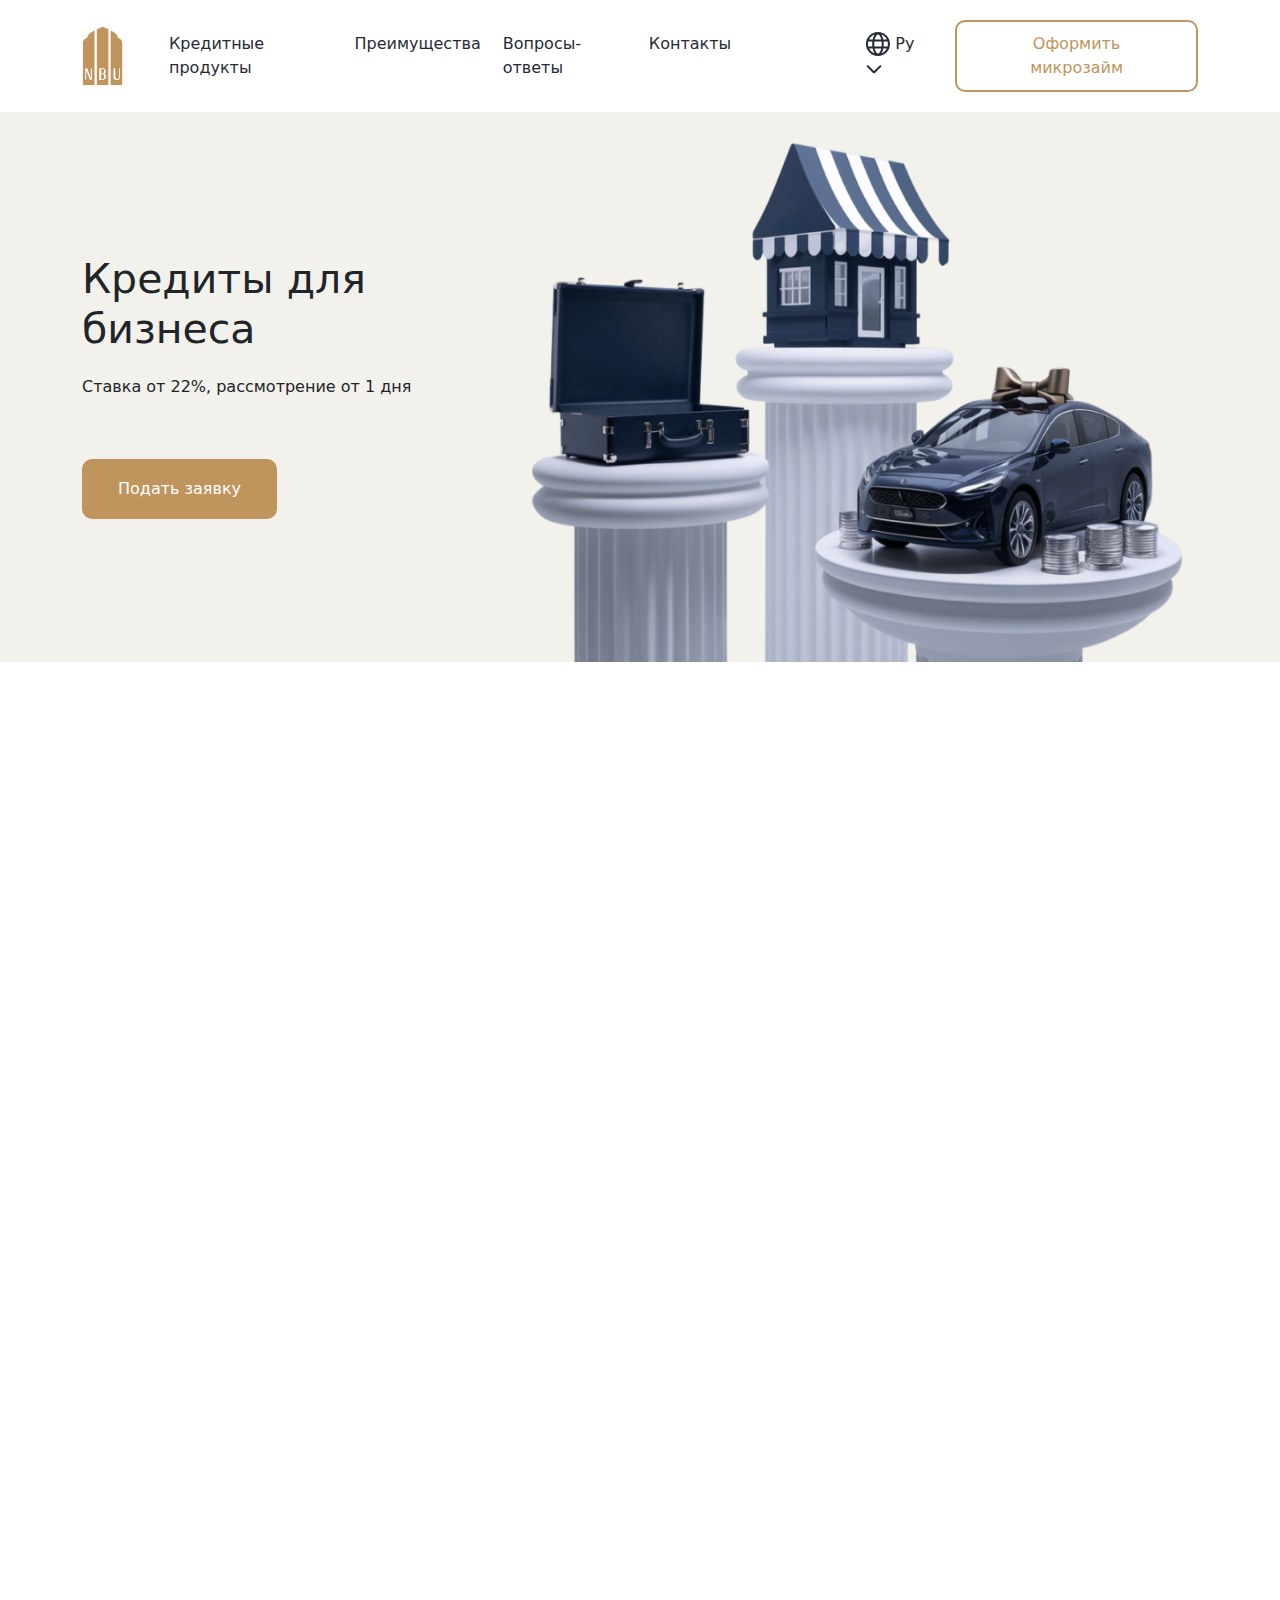
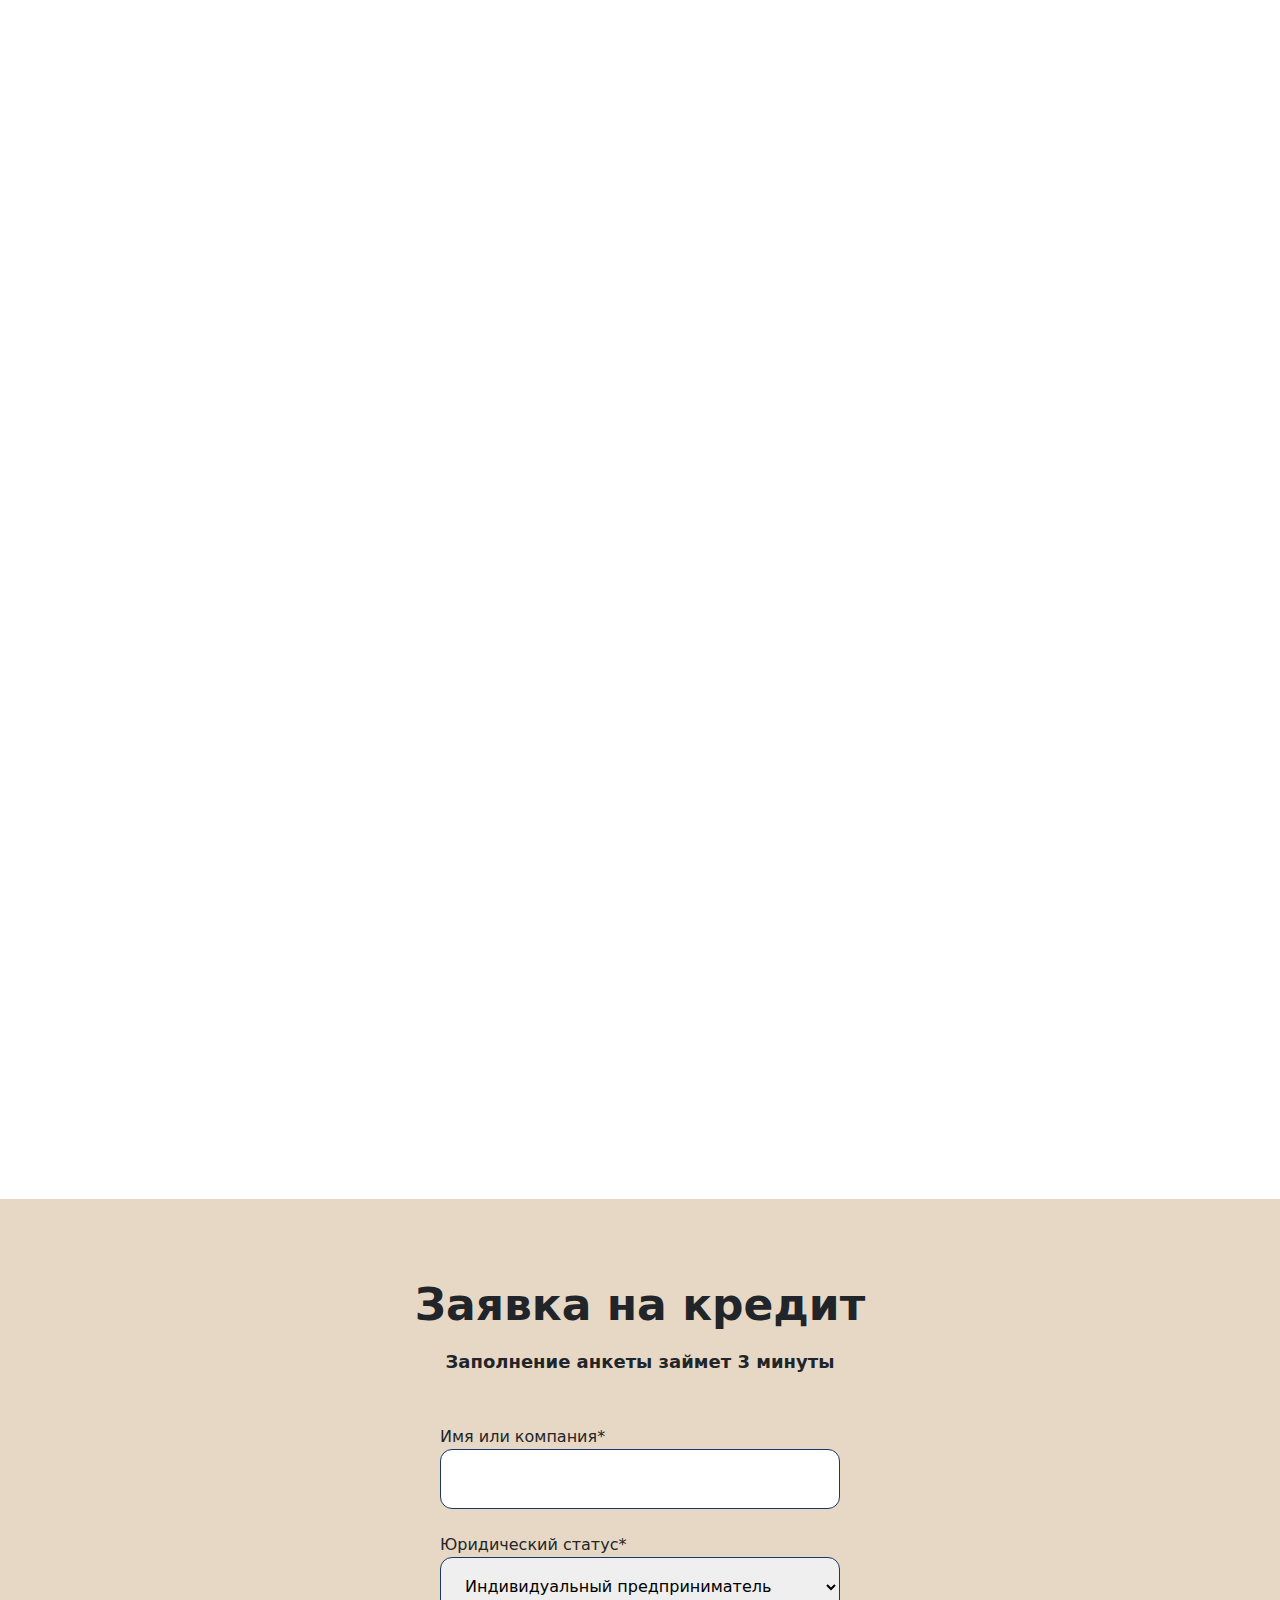
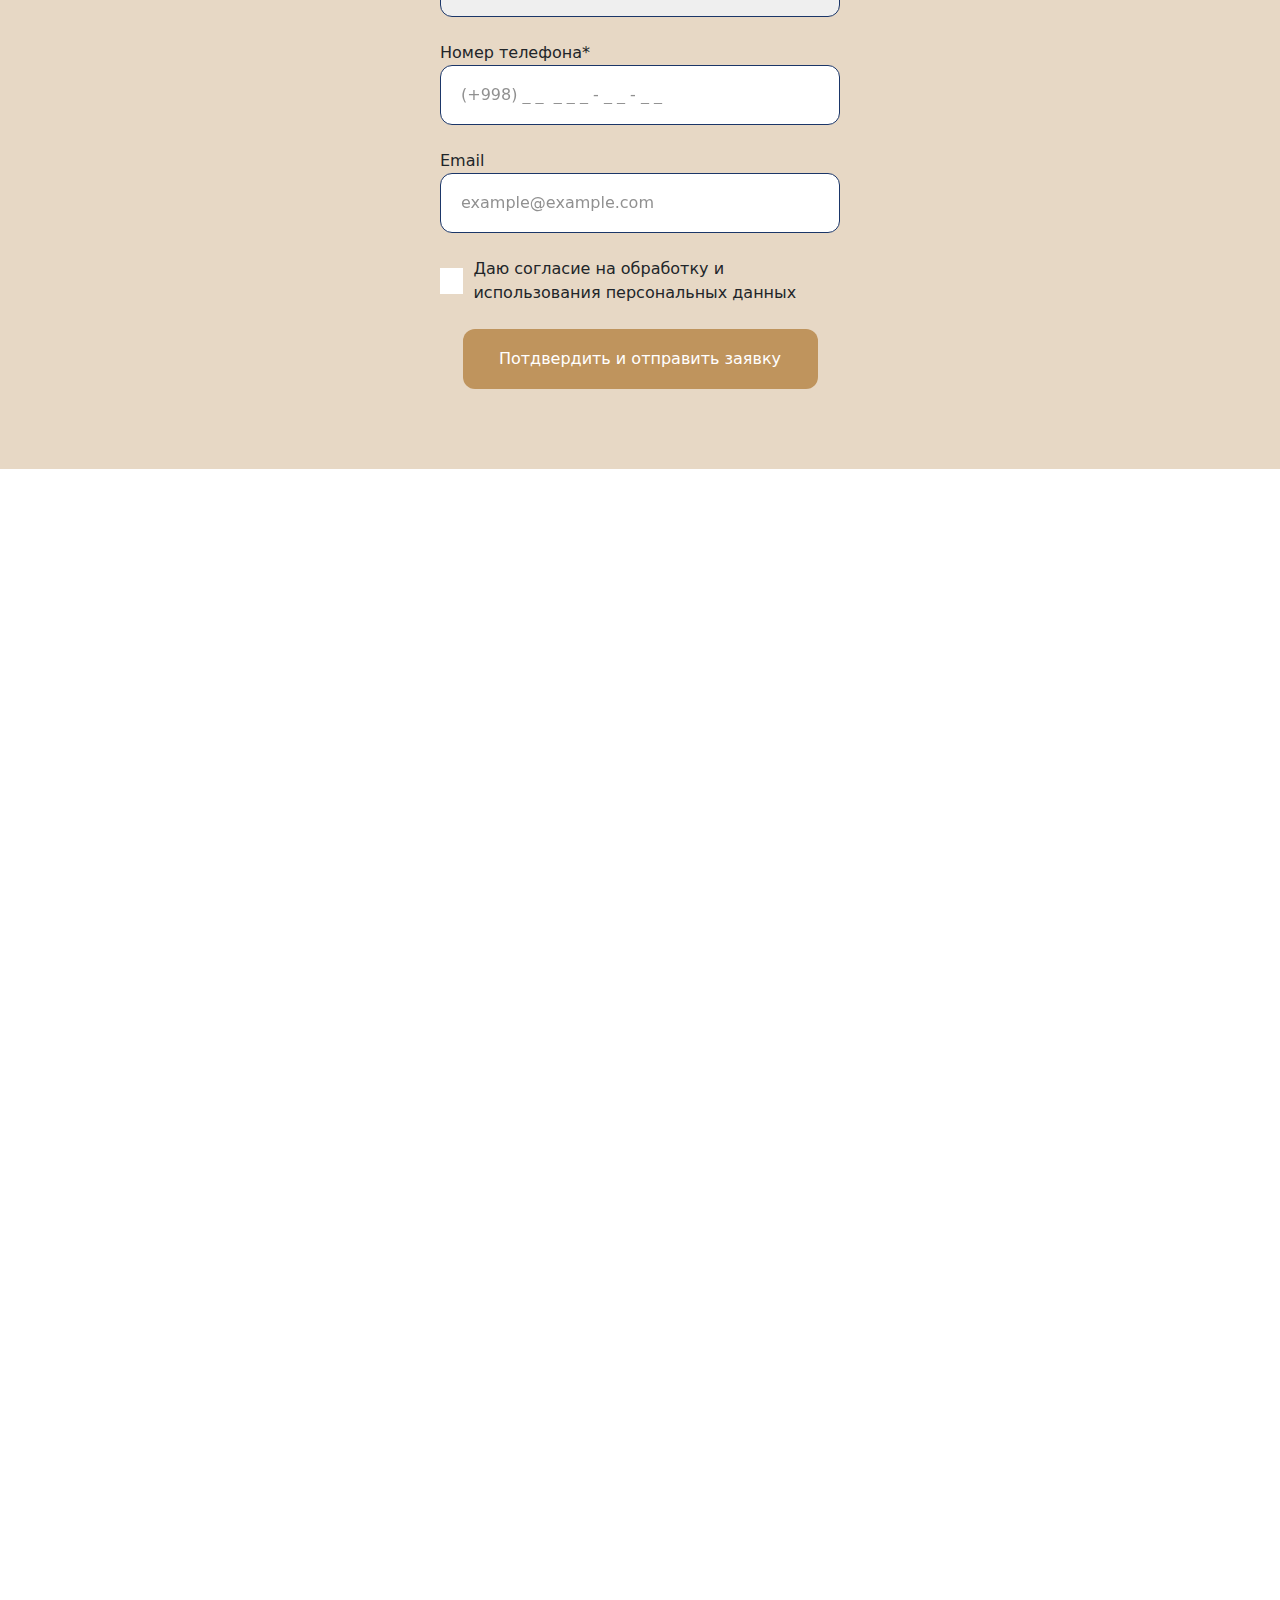
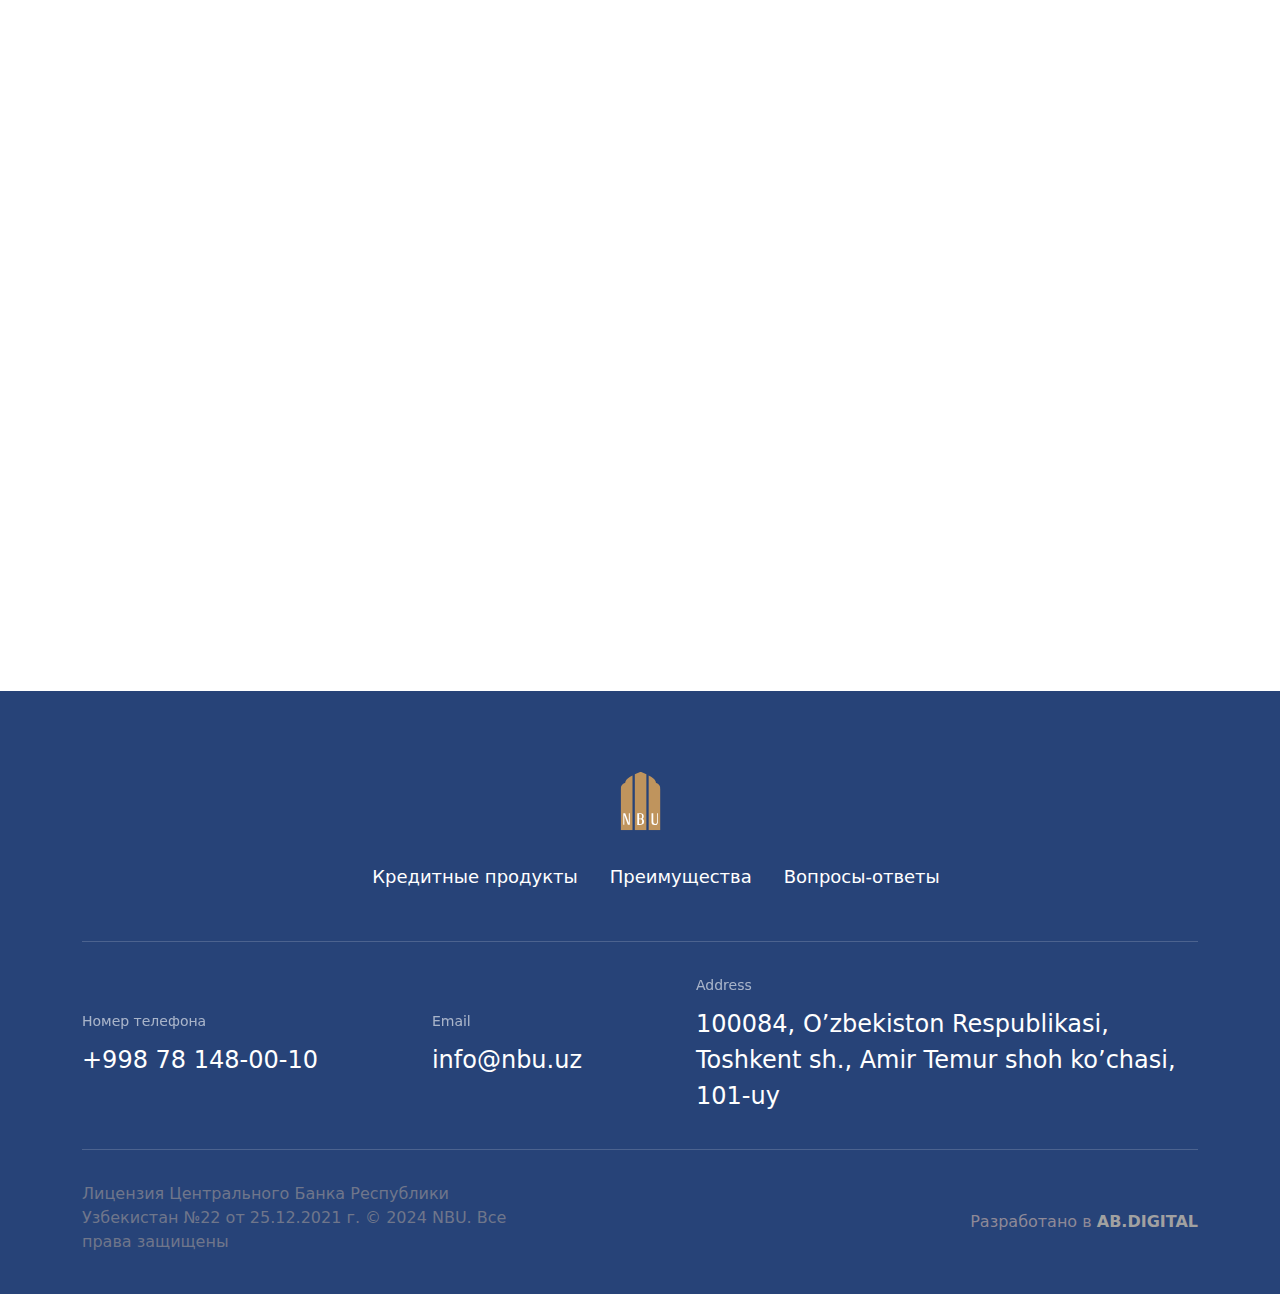
<file: index.html>
<!DOCTYPE html>
<html lang="en">
  <head>
    <meta charset="utf-8" />
    <meta name="viewport" content="width=device-width, initial-scale=1" />
    <title>NBU</title>
    <link rel="stylesheet" href="./css/style.css" />
    <link rel="stylesheet" href="./css/bootstrap.min.css" />
    <link
      rel="stylesheet"
      href="https://cdnjs.cloudflare.com/ajax/libs/font-awesome/6.5.2/css/all.min.css"
      integrity="sha512-SnH5WK+bZxgPHs44uWIX+LLJAJ9/2PkPKZ5QiAj6Ta86w+fsb2TkcmfRyVX3pBnMFcV7oQPJkl9QevSCWr3W6A=="
      crossorigin="anonymous"
      referrerpolicy="no-referrer"
    />
    <!-- checkbox -->
    <link
      rel="stylesheet"
      href="https://cdnjs.cloudflare.com/ajax/libs/font-awesome/6.6.0/css/all.min.css"
    />
    <!-- AOS -->

    <link rel="stylesheet" href="https://unpkg.com/aos@next/dist/aos.css" />
  </head>
  <body>
    <header class="site-header">
      <div class="container">
        <div class="header">
          <!-- <div class="header-folder"> -->
          <a class="header-link" href="">
            <img class="header-img" src="./images/NBU Logo.svg" alt="" />
          </a>
          <!-- </div> -->
          <div class="navbar-wrap">
            <nav class="header-navbar">
              <ul class="navbar-list mt-3 p-0">
                <li class="navbar-item">
                  <a href="#" class="navbar-link text-decoration-none"
                    >Кредитные продукты</a
                  >
                </li>
                <li class="navbar-item">
                  <a href="#" class="navbar-link text-decoration-none"
                    >Преимущества</a
                  >
                </li>
                <li class="navbar-item">
                  <a href="#" class="navbar-link text-decoration-none"
                    >Вопросы-ответы</a
                  >
                </li>
                <li class="navbar-item">
                  <a href="#" class="navbar-link text-decoration-none"
                    >Контакты</a
                  >
                </li>
              </ul>

              <ul class="language-list m-0 p-0">
                <li class="language-item">
                  <svg
                    class="world-icon"
                    width="24"
                    height="24"
                    viewBox="0 0 24 24"
                    fill="none"
                    xmlns="http://www.w3.org/2000/svg"
                  >
                    <path
                      fill-rule="evenodd"
                      clip-rule="evenodd"
                      d="M12 0C5.4 0 0 5.4 0 12C0 18.6 5.4 24 12 24C18.6 24 24 18.6 24 12C24 5.4 18.6 0 12 0ZM12 21.5C10.8 21.5 9.4 19.5 8.7 16.5H15.3C14.6 19.5 13.2 21.5 12 21.5ZM8.4 14.5C8.2 12.8 8.2 11.2 8.4 9.5H15.6C15.8 11.2 15.8 12.8 15.6 14.5H8.4ZM2 12C2 11.2 2.1 10.3 2.3 9.5H6.3C6.2 10.3 6.2 11.1 6.2 12C6.2 12.9 6.3 13.7 6.3 14.5H2.3C2.1 13.7 2 12.8 2 12ZM12 2.5C13.2 2.5 14.6 4.5 15.3 7.5H8.7C9.4 4.5 10.8 2.5 12 2.5ZM17.6 9.5H21.6C22 11.1 22 12.9 21.6 14.5H17.6C17.7 13.7 17.7 12.9 17.7 12C17.7 11.1 17.7 10.3 17.6 9.5ZM20.9 7.5H17.3C17 5.8 16.3 4.1 15.4 2.6C17.8 3.5 19.8 5.2 20.9 7.5ZM8.6 2.6C7.6 4.1 7 5.8 6.7 7.5H3.1C4.2 5.2 6.2 3.5 8.6 2.6ZM3.1 16.5H6.7C7 18.2 7.7 19.9 8.6 21.4C6.2 20.5 4.2 18.8 3.1 16.5ZM15.4 21.4C16.4 19.9 17 18.3 17.3 16.5H20.9C19.8 18.8 17.8 20.5 15.4 21.4Z"
                      id="sss"
                      fill="#262A38"
                    />
                  </svg>
                  <a class="language-text" href="#">Ру</a>

                  <svg
                    class="down-icon"
                    width="16"
                    height="10"
                    viewBox="0 0 16 10"
                    fill="none"
                    xmlns="http://www.w3.org/2000/svg"
                  >
                    <g clip-path="url(#clip0_2540_182)">
                      <path
                        d="M7.29289 9.20711C7.68342 9.59763 8.31658 9.59763 8.70711 9.20711L15.0711 2.84315C15.4616 2.45262 15.4616 1.81946 15.0711 1.42893C14.6805 1.03841 14.0474 1.03841 13.6569 1.42893L8 7.08579L2.34315 1.42893C1.95262 1.03841 1.31946 1.03841 0.928932 1.42893C0.538408 1.81946 0.538408 2.45262 0.928932 2.84315L7.29289 9.20711ZM7 7.5V8.5H9V7.5H7Z"
                        id="sss"
                        fill="#262A38"
                      />
                    </g>
                    <defs>
                      <clipPath id="clip0_2540_182">
                        <rect
                          width="16"
                          height="9"
                          fill="white"
                          transform="translate(0 0.5)"
                        />
                      </clipPath>
                    </defs>
                  </svg>

                  <div class="popap-wrap">
                    <a href="#" class="popap-link">O`zbekcha</a>
                    <a href="#" class="popap-link">English</a>
                  </div>
                </li>
              </ul>

              <button class="navbar-button">
                <a class="button-link text-decoration-none" href="#"
                  >Оформить микрозайм</a
                >
              </button>
            </nav>
          </div>
          <button class="header__hamburger-btn" type="button">
            <img
              class="hamburger-img"
              src="./images/burger.svg"
              alt="hamburger-logo"
              width="30"
              height="20"
            />
            <img
              class="close-img"
              src="./images/close-burger-img.svg"
              alt="close-logo"
            />
          </button>
        </div>
      </div>
    </header>

    <main class="site-title">
      <section class="business-section">
        <div class="container">
          <div class="business">
            <div class="business-content">
              <h2 class="business-title">Кредиты для бизнеса</h2>
              <p class="business-text">Ставка от 22%, рассмотрение от 1 дня</p>
              <button class="business-button">
                <a class="business-link text-decoration-none" href="#"
                  >Подать заявку</a
                >
              </button>
            </div>
            <div class="business-wrap">
              <img
                class="business-img"
                src="./images/business/cars-img.png"
                alt=""
                width="700"
                height="550"
              />
            </div>
          </div>
        </div>
      </section>

      <section class="advantages-section container" data-aos="fade-left">
        <!-- containerni ochirish kerak -->
        <!-- <div class="container"> -->
        <div class="advantages">
          <h1 class="advantages-title">Преимущества для заемщика</h1>
          <div class="advantages-folder">
            <div class="advantages-img-wrap">
              <img
                class="advantages-img"
                src="./images/advantages/calculation.png"
                alt=""
                height="400"
              />
            </div>
            <div class="advantages-wrap">
              <div class="advantages-group">
                <div class="left-wrap">
                  <img src="./images/advantages/percentage.svg" alt="" />
                </div>

                <div class="right-wrap">
                  <strong class="strong-text">От 22%</strong>
                  <p class="text">выгодная ставка</p>
                </div>
              </div>

              <div class="advantages-group">
                <div class="left-wrap">
                  <img src="./images/advantages/deadline.svg" alt="" />
                </div>

                <div class="right-wrap">
                  <strong class="strong-text">От 1 дня</strong>
                  <p class="text">быстрое оформление кредита</p>
                </div>
              </div>

              <div class="advantages-group">
                <div class="left-wrap">
                  <img src="./images/advantages/security.svg" alt="" />
                </div>

                <div class="right-wrap">
                  <strong class="strong-text">Без скрытых комиссий</strong>
                  <p class="text">прозрачные условия</p>
                </div>
              </div>

              <div class="advantages-group">
                <div class="left-wrap">
                  <img src="./images/advantages/money.svg" alt="" />
                </div>

                <div class="right-wrap">
                  <strong class="strong-text">Беззалоговый кредит</strong>
                  <p class="text">без обеспечения</p>
                </div>
              </div>
            </div>
          </div>
        </div>
        <!-- </div> -->
      </section>

      <section class="products-section" data-aos="fade-right">
        <div class="container">
          <div class="products">
            <h1 class="products-title">Кредитные продукты</h1>
            <div class="products-folder">
              <div class="products-wrap">
                <h3 class="products-next-title">Беззалоговый кредит</h3>
                <p class="products-text">Быстрый кредит для нужд предприятия</p>
                <div class="products-list-wrap">
                  <ul class="products-list">
                    <li class="products-list-item">
                      <p class="products-list-text">Сумма</p>
                      <strong class="products-strong">до 500 млн.сум</strong>
                    </li>
                    <li class="products-list-item">
                      <p class="products-list-text">Срок</p>
                      <strong class="products-strong">до 1 года</strong>
                    </li>
                    <li class="products-list-item">
                      <p class="products-list-text">Ставка</p>
                      <strong class="products-strong">22% годовых</strong>
                    </li>
                    <li class="products-list-item">
                      <p class="products-list-text">Срок рассмотрения</p>
                      <strong class="products-strong">от 1 дня</strong>
                    </li>
                  </ul>
                </div>
                <div class="button-wrapper">
                  <a class="products-link" href="#">Получить кредит</a>
                </div>
              </div>

              <!-- Right list wrap -->

              <div class="products-wrap">
                <h3 class="products-next-title">Залоговый кредит</h3>
                <div class="products-list-wrap">
                  <ul class="products-list">
                    <li class="products-list-item">
                      <p class="products-list-text">Сумма</p>
                      <strong class="products-strong">до 2 млрд.сум</strong>
                    </li>
                    <li class="products-list-item">
                      <p class="products-list-text">Срок</p>
                      <strong class="products-strong">до 5 лет</strong>
                    </li>
                    <li class="products-list-item">
                      <p class="products-list-text">Ставка</p>
                      <strong class="products-strong">от 23% годовых</strong>
                    </li>
                    <li class="products-list-item">
                      <p class="products-list-text">Срок рассмотрения</p>
                      <strong class="products-strong">от 3 дней</strong>
                    </li>
                  </ul>
                </div>
                <div class="button-wrapper">
                  <a class="products-link" href="#">Получить кредит</a>
                </div>
              </div>
            </div>
          </div>
        </div>
      </section>

      <section class="working-section" data-aos="fade-left">
        <div class="container">
          <div class="working">
            <h2 class="working-title">Как это работает?</h2>

            <ul class="working-list">
              <li class="working-item">
                <img
                  class="working-img"
                  src="images/working/1_icon.svg"
                  alt="1"
                />
                <br />
                <strong class="working-strong">Заполнение анкеты</strong>
                <p class="working-text m-0">
                  Оформите зявку на кредит прямо на сайте
                </p>
                <img
                  class="working-info-img"
                  src="./images/working/0!.svg"
                  alt=""
                />
              </li>
              <li class="working-item">
                <img
                  class="working-img"
                  src="images/working/2_icon.svg"
                  alt="1"
                />
                <br />
                <strong class="working-strong">Ожидание звонка</strong>
                <p class="working-text m-0">
                  Наш менеджер свяжется с вами для консультации по кредитам и
                  уточнения списка необходимых документов
                </p>
                <img
                  class="working-second-img"
                  src="./images/working/0!.svg"
                  alt=""
                />
              </li>
              <li class="working-item">
                <img
                  class="working-img"
                  src="images/working/3_icon.svg"
                  alt="1"
                />
                <br />
                <strong class="working-strong">Передача документов</strong>
                <p class="working-text m-0">
                  Доступно онлайн — просто и оперативно
                </p>
                <img
                  class="working-third-img"
                  src="./images/working/0!.svg"
                  alt=""
                />
              </li>
            </ul>
          </div>
        </div>
      </section>

      <section class="application-section">
        <!-- data-aos="fade-right"-->
        <div class="container">
          <div class="application">
            <form
              id="app-table"
              class="application-table"
              action="https://echo.htmlacademy.ru"
              method="post"
            >
              <h2 class="application-title mb-0">Заявка на кредит</h2>
              <p class="application-text">Заполнение анкеты займет 3 минуты</p>
              <div class="form-wrap">
                <label for="">Имя или компания*</label> <br />
                <input class="input" type="text" required autocomplete="off" />
              </div>
              <div class="form-wrap">
                <label for="">Юридический статус*</label> <br />
                <select name="Status" id="status" required autocomplete="off">
                  <option class="option" value="">
                    Индивидуальный предприниматель
                  </option>
                  <option class="option" value="">Юридическое лицо</option>
                </select>
              </div>
              <div class="form-wrap">
                <label for="">Номер телефона*</label> <br />
                <input
                  class="input"
                  type="text"
                  placeholder="(+998) _ _  _ _ _ - _ _ - _ _"
                  required
                  autocomplete="off"
                />
              </div>
              <div class="form-wrap">
                <label for="">Email</label> <br />
                <input
                  class="input"
                  type="text"
                  placeholder="example@example.com"
                  required
                  autocomplete="off"
                />
              </div>
              <div class="form-wrap error-wrap">
                <p class="error-text">Некоторые поля заполнены неверно</p>
              </div>

              <!-- checkbox  -->

              <div class="checkbox">
                <input
                  class="checkbox-input"
                  type="checkbox"
                  id="check"
                  required
                />
                <label class="checkbox-label" for="check"
                  >Даю согласие на обработку и использования персональных данных
                </label>
              </div>

              <div class="button">
                <input
                  id="app-submit-btn"
                  class="submit-button"
                  type="submit"
                  value="Потдвердить и отправить заявку"
                />
              </div>
            </form>

            <form
              id="otp-table"
              class="application-table hidden"
              action="https://echo.htmlacademy.ru"
              method="post"
            >
              <div class="next-form">
                <h3 class="next-title">Подтверждение номера телефона</h3>
                <p class="next-text">
                  Код подтверждения отправлен Вам по смс на номер ***###
                </p>
              </div>

              <div class="next-wrap">
                <label for="">Код подтверждения</label> <br />
                <input
                  class="next-input"
                  placeholder="__ __ __ __"
                  type="text"
                  required
                  autocomplete="off"
                />
                <div class="incorrectly-password">
                  <p class="incorrectly-text">Код введен неверно</p>
                </div>
                <p>Выслать код подтверждения еще раз</p>
              </div>

              <div class="button">
                <img
                  id="back-img"
                  src="./images/application/back-img.svg"
                  alt=""
                />
                <input
                  id="back-button"
                  class="button-back"
                  type="button"
                  value="Назад"
                />
                <input
                  id="otp-submit-btn"
                  class="done-button"
                  type="submit"
                  value="Потдвердить и отправить заявку"
                />
              </div>
            </form>

            <div class="done-wrap hidden" id="success-modal">
              <h3 class="done-title">Ваша заявка принята!</h3>
              <p class="done-text">
                Спасибо, Ваш номер подтвержден. <br />
                Наш менеджер свяжется с вами для консультации по <br />
                кредитам и уточнить список необходимых документов
              </p>
            </div>
          </div>
        </div>
      </section>

      <section class="faq-section" data-aos="fade-left">
        <div class="container">
          <div class="faq">
            <h2 class="faq-title">Ваши вопросы — наши ответы</h2>

            <div class="faq-folder">
              <div class="faq-wrap active">
                <button class="faq-button">
                  Какие документы требуются для получения кредита?
                  <i class="fa-solid fa-chevron-down"></i>
                </button>
                <div class="pannel">
                  <p class="faq-text mb-1">
                    - Паспорта учредителей, директора, главного бухгалтера;
                  </p>
                  <p class="faq-text mb-1">- Приказ о назначении директора;</p>
                  <p class="faq-text mb-1">- Гувохнома (Сертификат);</p>
                  <p class="faq-text mb-1">- Решение учредителей;</p>
                  <p class="faq-text mb-1">- Лицензии;</p>
                  <p class="faq-text mb-1">- Кадастр/тех паспорт залога;</p>
                  <p class="faq-text mb-1">- Фотографии залога;</p>
                  <p class="faq-text mb-1">- Договор с поставщиком;</p>
                  <p class="faq-text mb-1">
                    - Копия арендного соглашения/свидительство <br />праве
                    собственности на помещение, в котором ведется бизнес;
                  </p>
                  <p class="faq-inner-text mb-0 mt-4">
                    Настоящий перечень не является исчерпывающим для
                    рассмотрения вопроса кредитования, и сотрудники Банка могут
                    запросить другую информацию и документы, касающиеся
                    рассматриваемого проекта
                  </p>
                </div>
              </div>

              <div class="faq-wrap">
                <button class="faq-button">
                  Какой срок рассмотрения заявки?
                  <i class="fa-solid fa-chevron-down"></i>
                </button>
                <div class="pannel">
                  <p>
                    Lorem, ipsum dolor sit amet consectetur adipisicing elit.
                    Porro, voluptate.
                  </p>
                </div>
              </div>

              <div class="faq-wrap">
                <button class="faq-button">
                  Какие виды обеспечения принимаются для кредита?
                  <i class="fa-solid fa-chevron-down"></i>
                </button>
                <div class="pannel">
                  <p>
                    Lorem, ipsum dolor sit amet consectetur adipisicing elit.
                    Porro, voluptate.
                  </p>
                </div>
              </div>

              <div class="faq-wrap">
                <button class="faq-button">
                  Каковы условия досрочного погашения кредита?
                  <i class="fa-solid fa-chevron-down"></i>
                </button>
                <div class="pannel">
                  <p>
                    Lorem, ipsum dolor sit amet consectetur adipisicing elit.
                    Porro, voluptate.
                  </p>
                </div>
              </div>

              <div class="faq-wrap">
                <button class="faq-button">
                  Какова вероятность получения кредита при отсутствии истории
                  бизнеса?
                  <i class="fa-solid fa-chevron-down"></i>
                </button>
                <div class="pannel">
                  <p>
                    Lorem, ipsum dolor sit amet consectetur adipisicing elit.
                    Porro, voluptate.
                  </p>
                </div>
              </div>

              <div class="faq-wrap">
                <button class="faq-button">
                  Какие могут быть скрытые расходы или дополнительные условия?
                  <i class="fa-solid fa-chevron-down"></i>
                </button>
                <div class="pannel">
                  <p>
                    Lorem, ipsum dolor sit amet consectetur adipisicing elit.
                    Porro, voluptate.
                  </p>
                </div>
              </div>
            </div>

            <!-- FAQ  inner wrap  -->

            <div class="faq-inner-wrap">
              <h3 class="faq-inner-title">Не нашли ответ на свой вопрос?</h3>
              <p class="faq-inner-text">Свяжитесь с нами по номеру телефону</p>
              <a href="tel:+998 78 148-00-10">+998 78 148-00-10</a>
              <span>Понедельник-пятница: с 9:00 до 18:00. </span>
            </div>
          </div>
        </div>
      </section>
    </main>

    <footer class="site-footer">
      <div class="container">
        <div class="footer">
          <img src="./images/NBU Logo.svg" alt="" />
          <ul class="footer-list">
            <li class="footer-item">
              <a href="" class="footer-link text-decoration-none"
                >Кредитные продукты</a
              >
            </li>
            <li class="footer-item">
              <a href="" class="footer-link text-decoration-none"
                >Преимущества</a
              >
            </li>
            <li class="footer-item">
              <a href="" class="footer-link text-decoration-none"
                >Вопросы-ответы</a
              >
            </li>
          </ul>

          <ul class="inner-list mb-0 ps-0">
            <li class="inner-item">
              <span class="inner-text">Номер телефона</span>
              <a
                href="tel:+998 78 148-00-10"
                class="inner-link text-decoration-none"
                >+998 78 148-00-10</a
              >
            </li>
            <li class="inner-item">
              <span class="inner-text">Email</span>
              <a
                href="mailto:info@nbu.uz"
                class="inner-link text-decoration-none"
                >info@nbu.uz</a
              >
            </li>
            <li class="inner-item inner-item--width">
              <span class="inner-text">Address</span>
              <a href="#" class="inner-link text-decoration-none"
                >100084, O’zbekiston Respublikasi, Toshkent sh., Amir Temur shoh
                ko’chasi, 101-uy</a
              >
            </li>
          </ul>
        </div>
        <div class="footer-wrap">
          <strong class="footer-strong"
            >Лицензия Центрального Банка Республики Узбекистан №22 от 25.12.2021
            г. © 2024 NBU. Все права защищены</strong
          >
          <span>Разработано в <strong>AB.DIGITAL</strong></span>
        </div>
      </div>
    </footer>

    <!-- jQuery cdn link -->
    <!-- <script src="https://cdnjs.cloudflare.com/ajax/libs/jquery/3.7.1/jquery.min.js"></script> -->

    <!-- Bootstrap link -->
    <script src="./js/bootstrap.bundle.min.js"></script>
    <!-- AOS js -->
    <script src="https://unpkg.com/aos@next/dist/aos.js"></script>
    <script>
      AOS.init({
        offset: 400,
        duration: 1000
      });
    </script>
    <!-- Js link -->
    <script src="./js/main.js"></script>
  </body>
</html>
</file>
<file: css/style.css>
.visually-hidden {
  position: absolute;
  width: 1px;
  height: 1px;
  margin: -1px;
  border: 0;
  padding: 0;

  white-space: nowrap;
  clip-path: inset(100%);
  clip: rect(0 0 0 0);
  overflow: hidden;
}

* {
  margin: 0;
  padding: 0;
  list-style-type: none;
  text-decoration: none;
  box-sizing: border-box;
}
.site-title {
  overflow: hidden;
}
.fade {
  animation-name: fade;
  animation-duration: 1.5s;
}

/* .container {
    width: 1250px;
    margin: 0 auto;
    padding: 0 20px;
} */
html,
body {
  width: 100%;
  height: 100%;
}
.header {
  display: flex;
  align-items: center;
  justify-content: space-between;
  margin: 21px 0;
}

.header-img {
  margin-right: 46px;
}
.header-navbar {
  display: flex;
  align-items: center;
  justify-content: space-between;

  position: relative;
  height: 70px;
}

.navbar-list {
  display: flex;
  margin-right: 135px;
}

.navbar-item:not(:first-child) {
  margin-left: 22px;
}

.navbar-link {
  color: #262a38;
}
.navbar-link:hover {
  color: #000;
}

/* Right navbar */

.language-list:hover {
  cursor: pointer;
}
.language-item {
  position: relative;
  margin-right: 25px;
  fill: transparent;
  transition: all 0.4s;
}
.popap-wrap {
  position: absolute;
  width: 150%;
  height: 0;
  overflow-y: hidden;
  background-color: #ffffff;
  border-radius: 10px;
  top: 26px;
  left: -29px;
}
.popap-link {
  display: block;
  width: 100%;
  padding: 5px;
  border-radius: 5px;
  color: #262a38;
  background-color: #e6ecf2;
  text-decoration: none;
  list-style-type: none;
}
.popap-link:not(:last-child) {
  margin-bottom: 5px;
}
.popap-link:hover {
  color: #bf945d;
}
.language-text {
  text-decoration: none;
  list-style-type: none;
  color: #262a38;
}
.language-item:hover > .language-text {
  color: #bf945d;
}

.language-item:hover > .popap-wrap {
  height: auto;
  padding: 5px;
}

.language-item > .world-icon > path,
.language-item > .down-icon > g > path,
.language-text,
.popap-wrap {
  transition: ease 0.4s;
}

.language-item:hover > .world-icon > path,
.language-item:hover > .down-icon > g > path {
  fill: #bf945d;
}

.navbar-button {
  border: 2px solid #bf945d;
  border-radius: 10px;
  padding: 10px 32px;
  transition: ease-in-out 0.4s;
  background-color: transparent;
}
.button-link {
  color: #bf945d;
}

.navbar-button:hover > .button-link {
  color: white;
}
.navbar-button:hover {
  background-color: #bf945d;
}
.header__hamburger-btn {
  color: rgb(255, 255, 255);
  background-color: transparent;
  border: none;
  display: none;
}
.close-img {
  display: none;
}

/*  */
/* responsiv navbar */

@media (max-width: 600px) {
  .site-header {
    position: relative !important;
  }
  .header {
    padding: 7.95px 15px;
    margin: 0;
    width: 100%;
  }
  .navbar-wrap {
    width: 100%;
    display: flex;
    flex-direction: column;
  }
  .header-img {
    width: 30px;
  }
  .header-link {
    width: 30px;
  }
  .header-navbar {
    width: 100%;
    display: none;
    flex-direction: column;

    position: absolute;
    bottom: 0;
    left: 0;
    right: 0;
    top: 100%;
    background-color: #fff;
    height: max-content;
    padding-bottom: 25px;
  }
  .block {
    display: flex !important;
  }
  .none {
    display: none !important;
  }
  .navbar-list {
    flex-direction: column;
    text-align: center;
    gap: 0;
    margin-right: 0;
  }
  .navbar-item {
    margin-left: 0;
  }
  .navbar-item:not(:first-child) {
    margin-left: 0;
    padding-top: 24px;
  }
  .header__hamburger-btn {
    display: block;
  }
  .language-item {
    margin-bottom: 32px;
    margin-right: 0;
  }
}

/*  */

/* second media */

/* @media (max-width:600px) {
    .header{
        padding: 7.95px 15px;
        margin: 0;
    }
    .navbar-wrap {
        display: flex;
        flex-direction: column;
    } 
    .header-img {
        width: 30px;
    }
    .header-navbar {
        // display: none; \\
        // position: absolute;
        top: 70px;
        left: 0;
        right: 0; \\
    }
    .header-navbar {
        display: flex;
        flex-direction: column;
    }
    .navbar-list{
       // width: 100%;
        position: absolute;
        top: 70px;
        left: 0;
        right: 0; \\

        flex-direction: column;
        text-align: center;
        gap: 0;
        margin-right: 0;
    }
    .navbar-item {
        padding: 24px;
    }
    .right-nav {
        flex-direction: column;
    }
    .header__hamburger-btn {
        display: block;
    }
    
} */

/* business section*/

.business-section {
  background-color: #f3f1eb;
  margin-bottom: 120px;
}

.business {
  display: flex;
  align-items: center;
  justify-content: space-between;
}

.business-title {
  font-size: 41px;
  margin-bottom: 21px;
}

.business-text {
  margin-bottom: 60px;
}
.business-link {
  color: #fff;
}
.business-button {
  background-color: #bf945d;
  border-radius: 10px;
  padding: 17px 35px;
  transition: ease 0.4s;
  border: 1px solid transparent;
}
.business-button:hover {
  background-color: white;
  border: 1px solid #bf945d;
}
.business-button:hover > a {
  color: #bf945d;
}

/*  */
/* responsiv  bussines*/

@media (max-width: 600px) {
  .business-section {
    margin-bottom: 40px;
    padding-top: 107px;
  }
  .business {
    display: flex;
    flex-direction: column;
  }
  .business-content {
    display: flex;
    flex-direction: column;
    align-items: center;
    justify-content: center;
  }
  .business-title {
    font-size: 32px;
    margin-bottom: 10px;
  }
  .business-text {
    margin-bottom: 30px;
  }
  .business-img {
    width: 100%;
    height: 100%;
    object-fit: cover;
  }
  .business-button {
    margin-bottom: 25px;
  }
}

/*  */

/* advantages-section */

.advantages-section {
  /* background-image: url(../images/advantages/calculation.png); */
  background-repeat: no-repeat;
  background-size: 100%;
  background-position: left;
  margin-bottom: 120px;
  width: 100%;
}

.advantages-folder {
  display: flex;
  gap: 40px;
  align-items: center;
}

.advantages-title {
  text-align: center;
  margin-bottom: 70px;
}

.advantages-img-wrap {
  width: calc(50% - 20px);
  position: relative;
  height: 400px;
}

.advantages-img-wrap img {
  width: 122%;
  border-radius: 12px;
  position: absolute;
  left: -22%;
  top: 0;
  object-fit: cover;
  /* transform: translateX(-40px); */
}

.advantages-wrap {
  width: calc(50% - 20px);
  display: flex;
  flex-direction: column;
}

.advantages-group {
  display: flex;
  align-items: center;
  border: 1px solid #d7d7d7;
  border-radius: 15px;
  flex: 1;
}

.advantages-group + .advantages-group {
  margin-top: 20px;
}

.left-wrap {
  width: 84px;
}

.left-wrap img {
  padding-left: 28px;
  padding-bottom: 10px;
}

.strong-text {
  font-size: 24px;
  /* margin: 16px 0 0 14px; */
}

.text {
  color: #6f768b;
}

.right-wrap {
  flex: 1;
  padding-top: 10px;
  flex-direction: column;
  align-items: start;
}
/*  */
/* responsiv  advantages*/

@media (max-width: 600px) {
  .advantages-section {
    margin-bottom: 80px;
  }
  .advantages-img {
    /* width: 0;
        height: 0; */
  }
  .advantages-img-wrap {
    display: none;
  }
  .advantages-wrap {
    width: 100%;
  }
}

/*  */

/* Product section*/

/* \\ \\*/

.products-section {
  margin-bottom: 120px;
}

.products-title {
  text-align: center;
  margin-bottom: 70px;
}

.products-folder {
  display: flex;
  align-items: center;
  justify-content: space-between;
  gap: 30px;
}

.products-wrap {
  background-color: #f5ede2;
  border-radius: 10px;
  padding: 40px;
}
.products-wrap:nth-child(2) {
  background-color: #fff;
  border: 1px solid #d7d7d7;
}

.products-next-title {
  text-align: center;
  font-size: 24px;
  font-weight: 700;
}

.products-text {
  text-align: center;
  font-size: 18px;
  padding-bottom: 40px;
}

/* Left list */

.products-list-wrap {
  width: 462px;
}
.products-list-wrap:nth-child(2) {
  padding-top: 77px;
}

.products-list {
  margin-bottom: 56px;
}

/* .products-list:nth-child(1) {
    background: white;
}

.products-list:nth-child(2) {
    background: red;
} */

.products-list-item {
  display: flex;
  justify-content: space-between;
  border-bottom: 1px solid #aaaab1;
}

.products-list-item + .products-list-item {
  margin-top: 29px;
}

.products-list-item---padding-bottom {
  margin-bottom: 56px;
}

.products-list-text {
  color: #6f768b;
  font-size: 18px;
}

.products-strong {
  font-weight: 500;
  font-size: 20px;
}

.products-link {
  max-width: 218px;
  text-decoration: none;
  padding-left: 56px;
  padding: 17px 35px;
  color: #fff;
  background-color: #bf945d;
  border-radius: 12px;
  border: 1.5px solid transparent;
  transition: 0.4s ease;
}
.products-link:hover {
  color: #bf945d;
  background-color: #fff;
  border-color: #bf945d;
}

.button-wrapper {
  width: 100%;
  display: flex;
  justify-content: center;
}

/* .products-right-wrap {
    margin-left: 30px;
    border: 1px solid #D7D7D7;
    border-radius: 12px;
    width: 526px;
}

.products-next-title---margin-bottom {
    padding-bottom: 82px;
} */

/*  */
/* products section responsiv */

@media (max-width: 600px) {
  .products-folder {
    width: 100%;
    display: flex;
    flex-direction: column;
  }
  .products-wrap {
    width: 100%;
    padding: 15px;
  }
  .products-next-title {
    font-size: 20px;
    margin-bottom: 10px;
  }
  .products-text {
    font-size: 16px;
  }
  .products-list-wrap {
    width: 100%;
  }
  .products-list {
    width: 100%;
    padding: 0;
  }
}

/*  */

/* working-section */

/*  */

.working-section {
  margin-bottom: 120px;
}

.working-title {
  margin-bottom: 70px;
  text-align: center;
}

.working-list {
  display: flex;
  justify-content: space-between;
}

.working-item {
  width: 214px;
  /* display: flex; */
  /* align-items: center;
    flex-direction: column; */
  text-align: center;
}

.working-img {
  margin-bottom: 32px;
}

.working-strong {
  display: block;
  margin-bottom: 16px;
  font-size: 22px;
  font-weight: 700;
}
.working-info-img,
.working-second-img,
.working-third-img {
  display: none;
}

/*  */
/* Workin section responiv */

@media (max-width: 600px) {
  .working-title {
    text-align: left;
    font-size: 24px;
    margin-bottom: 32px;
  }
  .working-list {
    display: flex;
    flex-direction: column;
    padding: 0;
  }
  .working-item {
    position: relative;
    display: flex;
    width: 100%;
  }
  .working-item + .working-item {
    margin-top: 32px;
  }
  .working-img {
    width: 36px;
    height: 36px;
    margin: 0 12px 0 0;
  }
  .working-strong {
    font-size: 20px;
    font-weight: 500;
  }
  .working-strong::before {
    content: "";
  }
  .working-text {
    display: none;
  }

  /* .working-info-img {
        position: absolute;
        right: 185px;
        display: block;
    }
    .working-second-img {
        position: absolute;
        right: 200px;
        display: block;
    }
    .working-third-img {
        position: absolute;
        right: 160px;
        display: block;

    } */
}

/*  */

/* application-section */

.application-section {
  margin-bottom: 240px;
  background-color: #e7d8c5;
}

.application-title {
  font-size: 44px;
  font-weight: 600;
  text-align: center;
  padding: 80px 0 16px;
}

.application-text {
  font-size: 18px;
  font-weight: 600;
  text-align: center;
  margin-bottom: 50px;
}

/*  Forma  */

.application {
  margin: 0 auto;
  width: 400px;
  /* tepada 400 px */
  width: 100%;
}
.application-table {
  padding-bottom: 80px;

  /* margin: 0 auto; */
  display: flex;
  flex-direction: column;
  align-items: center;
  justify-content: center;
}
.form-wrap + .form-wrap {
  margin-top: 24px;
}

.input {
  width: 400px;
  height: 60px;
  border-radius: 12px;
  border: 1px solid #1b3668;
  padding: 0 20px;
}
.input:focus,
select:focus {
  outline: 1.5px solid rgb(0, 0, 0);
}

.input::placeholder {
  opacity: 0.8;
}
select {
  width: 400px;
  height: 60px;
  border-radius: 12px;
  border: 1px solid #1b3668;
  padding: 0 20px;
}
.error-wrap,
.incorrectly-password {
  display: none;
}
.error-text,
.incorrectly-text {
  background-color: #ffc3c3;
}
.error-text {
  width: 400px;
  font-weight: 500;
  border-radius: 12px;
  padding: 20px 22px;
}

.checkbox {
  display: flex;
  align-items: center;
  justify-content: center;
  margin: auto;
  margin: 24px 21px;
  max-width: 400px;
  width: 100%;
}
.checkbox-input {
  width: 37px;
  height: 26px;
  margin-right: 10px;
  color: #000000;
  display: flex;
  align-items: center;
  justify-content: center;

  appearance: none;
  -webkit-appearance: none;
  background-color: #ffff;
  cursor: pointer;
  display: flex;
  outline: none;
}
.checkbox-input::after {
  font-family: "Font Awesome 6 Free";
  content: "\f00c";
  font-weight: 900;
  font-size: 22px;
  display: none;
}
.checkbox-input:checked::after {
  display: block;
}
.button {
  display: flex;
  align-items: center;
  justify-content: center;
}
.submit-button {
  width: 355px;
  padding: 17px 35px;
  background-color: #bf945d;
  border: none;
  border-radius: 12px;
  color: #fff;
  transition: ease 0.4s;
  border: 1px solid transparent;
}
.submit-button:hover {
  color: #bf945d;
  background-color: #fff;
  border-color: #bf945d;
}

/*  */
/* Application section responsiv */

@media (max-width: 600px) {
  .application {
    width: 100%;
  }
  .application-title {
    font-size: 24px;
    margin-bottom: 10px;
  }
  .application-text {
    font-size: 16px;
    margin-bottom: 32px;
  }
  .form-wrap + .form-wrap {
    margin-top: 32px;
  }
  .form-wrap {
    width: 100%;
  }
  .form-wrap .input {
    width: 100%;
  }
  select {
    width: 100%;
  }
  .button,
  .button > input {
    width: 100%;
    text-align: center;
  }
  .submit-button {
    padding: 15px;
  }
}

/* /* next form page start /* */

.next-form {
  margin-top: 80px;
  text-align: center;
  width: 100%;
}
.next-title {
  width: 100%;
  margin-bottom: 16px;
  font-size: 44px;
  font-weight: 600;
}
.next-text {
  width: 100%;
  font-size: 18px;
  font-weight: 500;
  margin-bottom: 50px;
}
.next-wrap > p {
  text-align: center;
  text-decoration: solid #000;
}

.next-input {
  margin-bottom: 24px;
  width: 400px;
  height: 60px;
  border-radius: 12px;
  border: 1px solid #1b3668;
  padding: 0 20px;
}
.next-input:focus {
  outline: 1.5px solid rgb(0, 0, 0);
}
.button {
  display: flex;
  gap: 10px;
}
.button-back {
  padding: 17px;
  border-radius: 12px;
  border: 1px solid #bf945d;
  background-color: transparent;
  transition: ease 0.4s;
}
.button-back:hover {
  color: #fff;
  background-color: #bf945d;
}
.button > img {
  border: 2px solid #bf945d;
  padding: 15px;
  border-radius: 12px;
  display: none;
}
.incorrectly-text {
  display: flex;
  align-items: center;
  width: 400px;
  height: 60px;
  padding: 0 20px;
  border-radius: 12px;
}

.done-button {
  width: 100%;
  padding: 17px 35px;
  background-color: #bf945d;
  border: none;
  border-radius: 12px;
  color: #fff;
  transition: ease 0.4s;
  border: 1px solid transparent;
}
.done-button:hover {
  color: #bf945d;
  background-color: #fff;
  border-color: #bf945d;
}

/* next form page responsiv start */
@media (max-width: 600px) {
  .done-button {
    width: 100%;
  }
  .button > img {
    display: block;
  }
  .button-back {
    display: none;
  }
  .incorrectly-text {
    width: 100%;
  }
  .error-text {
    width: 100%;
  }
  .next-input,
  .next-wrap {
    width: 100%;
  }
}
@media (max-width: 405px) {
  .done-button {
    font-size: 12px;
    padding: 15px;
  }
}

/* next form page responsiv end */

/* /* next form page end /* */

/* done section start */

.done-wrap {
  text-align: center;
  /* margin-bottom: 80px; */
  padding-bottom: 80px;
}
.done-title {
  text-align: center;
  font-size: 44px;
  font-weight: 600;
  margin-bottom: 16px;
}
.done-text {
  font-weight: 500;
  font-size: 18px;
}

/* done responsiv start */
@media (max-width: 600px) {
  .done-title {
    font-size: 24px;
  }
  .done-text {
    font-size: 16px;
  }
}

.hidden {
  display: none;
}
/* done responsiv end */
/* done section end */

/*  */
/* FAQ section */

.faq-section {
  margin-bottom: 120px;
}
.faq-folder {
  width: 808px;
  margin: auto;
}
.faq-wrap {
  display: flex;
  flex-direction: column;
  align-items: center;
  justify-content: space-between;
  margin-bottom: 30px;
}
.faq-button {
  width: 100%;
  display: flex;
  align-items: center;
  justify-content: space-between;

  background-color: #f5ede3;
  border-radius: 12px;
  outline: none;
  border: none;
  padding: 22px 20px 22px 20px;

  font-weight: 600;
  font-size: 20px;
  color: #262a38;
  margin-bottom: 20px;
}
.pannel {
  max-height: 0;
  overflow: hidden;
  transition: max-height 0.5s;
  padding-left: 20px;
}
.faq-wrap.active .pannel {
  max-height: 100%;
}
.faq-title {
  text-align: center;
  margin-bottom: 60px;
}
.faq-text {
  font-size: 18px;
}
.faq-inner-text {
  color: #6f768b;
}

.faq-button i {
  transform: rotate(180deg);
}

/* Faq inner section */

.faq-inner-wrap {
  display: flex;
  flex-direction: column;
  align-items: center;
  justify-content: center;
}
.faq-inner-title {
  font-weight: 600;
  font-size: 32px;
  color: #262a38;
}
.faq-inner-text {
  font-size: 16px;
  font-weight: 400;
  color: #6f768b;
}
.faq-inner-wrap a {
  color: #bf945d;
  font-weight: 600;
  font-size: 32px;
}
.faq-inner-wrap span {
  color: #6f768b;
  font-size: 18px;
  font-weight: 500;
}

/*  */
/* Faq section responsiv */

@media (max-width: 600px) {
  .application-section {
    margin-bottom: 80px;
  }
  .faq-section {
    margin-bottom: 80px;
  }
  .faq-title {
    font-size: 24px;
  }
  .faq-folder {
    width: 100%;
  }
  .faq-button {
    width: 100%;
  }
  .faq-inner-wrap {
    text-align: center;
  }
  .faq-inner-title {
    font-size: 24px;
    margin-bottom: 16px;
  }
  .faq-inner-text {
    color: #6f768b;
    font-size: 16px;
    margin-bottom: 24px;
  }
  .faq-inner-wrap > a {
    font-size: 24px;
    margin-bottom: 10px;
  }
}
@media (max-width: 442px) {
  .faq-button {
    font-size: 15px;
  }
}

/*  */

/* Footer */

.site-footer {
  background-color: #274378;
}
.footer {
  display: flex;
  flex-direction: column;
  align-items: center;
  justify-content: center;
}
.footer img {
  margin: 80px 0 32px;
}
.footer-list {
  display: flex;
  align-items: center;
  justify-content: center;
  margin-bottom: 51px;
}
.footer-item + .footer-item {
  margin-left: 32px;
}
.footer-link {
  color: #fff;
  font-size: 18px;
}

/* inner list */

.inner-list {
  display: flex;
  align-items: center;
  justify-content: space-between;
  width: 100%;

  border-bottom: 1px solid #e1e7ed33;
  border-top: 1px solid #e1e7ed33;
  margin-left: 0;
}
.inner-item {
  display: flex;
  flex-direction: column;
  align-items: start;
  justify-content: space-between;
  padding: 33px 0 35px;
}
.inner-item--width {
  max-width: 502px;
  width: 100%;
}

.inner-text {
  color: #fff;
  opacity: 0.6;
  font-size: 14px;
  margin-bottom: 10px;
}
.inner-link {
  color: #fff;
  font-size: 24px;
}
.footer-wrap {
  display: flex;
  align-items: center;
  justify-content: space-between;
}
.footer-strong {
  margin: 32px 0 40px;
  display: inline-block;
  width: 448px;
  color: #6f768b;
  font-weight: 500;
  font-size: 16px;
}

.footer-wrap span {
  color: #8e8997;
}
.footer-wrap span strong {
  color: #a1a1a1;
}

/*  */
/* footer Responsiv */

@media (max-width: 600px) {
  .footer {
    width: 100%;
    display: flex;
    flex-wrap: wrap;
  }
  .footer > img {
    width: 60px;
    height: 89px;
  }
  .footer-list {
    display: flex;
  }
  .footer-item {
    width: 100%;
  }
  .footer-item + .footer-item {
    margin-left: 20px;
  }

  .footer-link {
    font-size: 16px;
  }
  .inner-list {
    display: flex;
    align-items: center;
    justify-content: center;
    flex-direction: column;
  }
  .inner-link {
    font-size: 20px;
  }
}

@media (max-width: 425px) {
  .footer-list {
    display: flex;
    flex-direction: column;
  }
}
</file>
